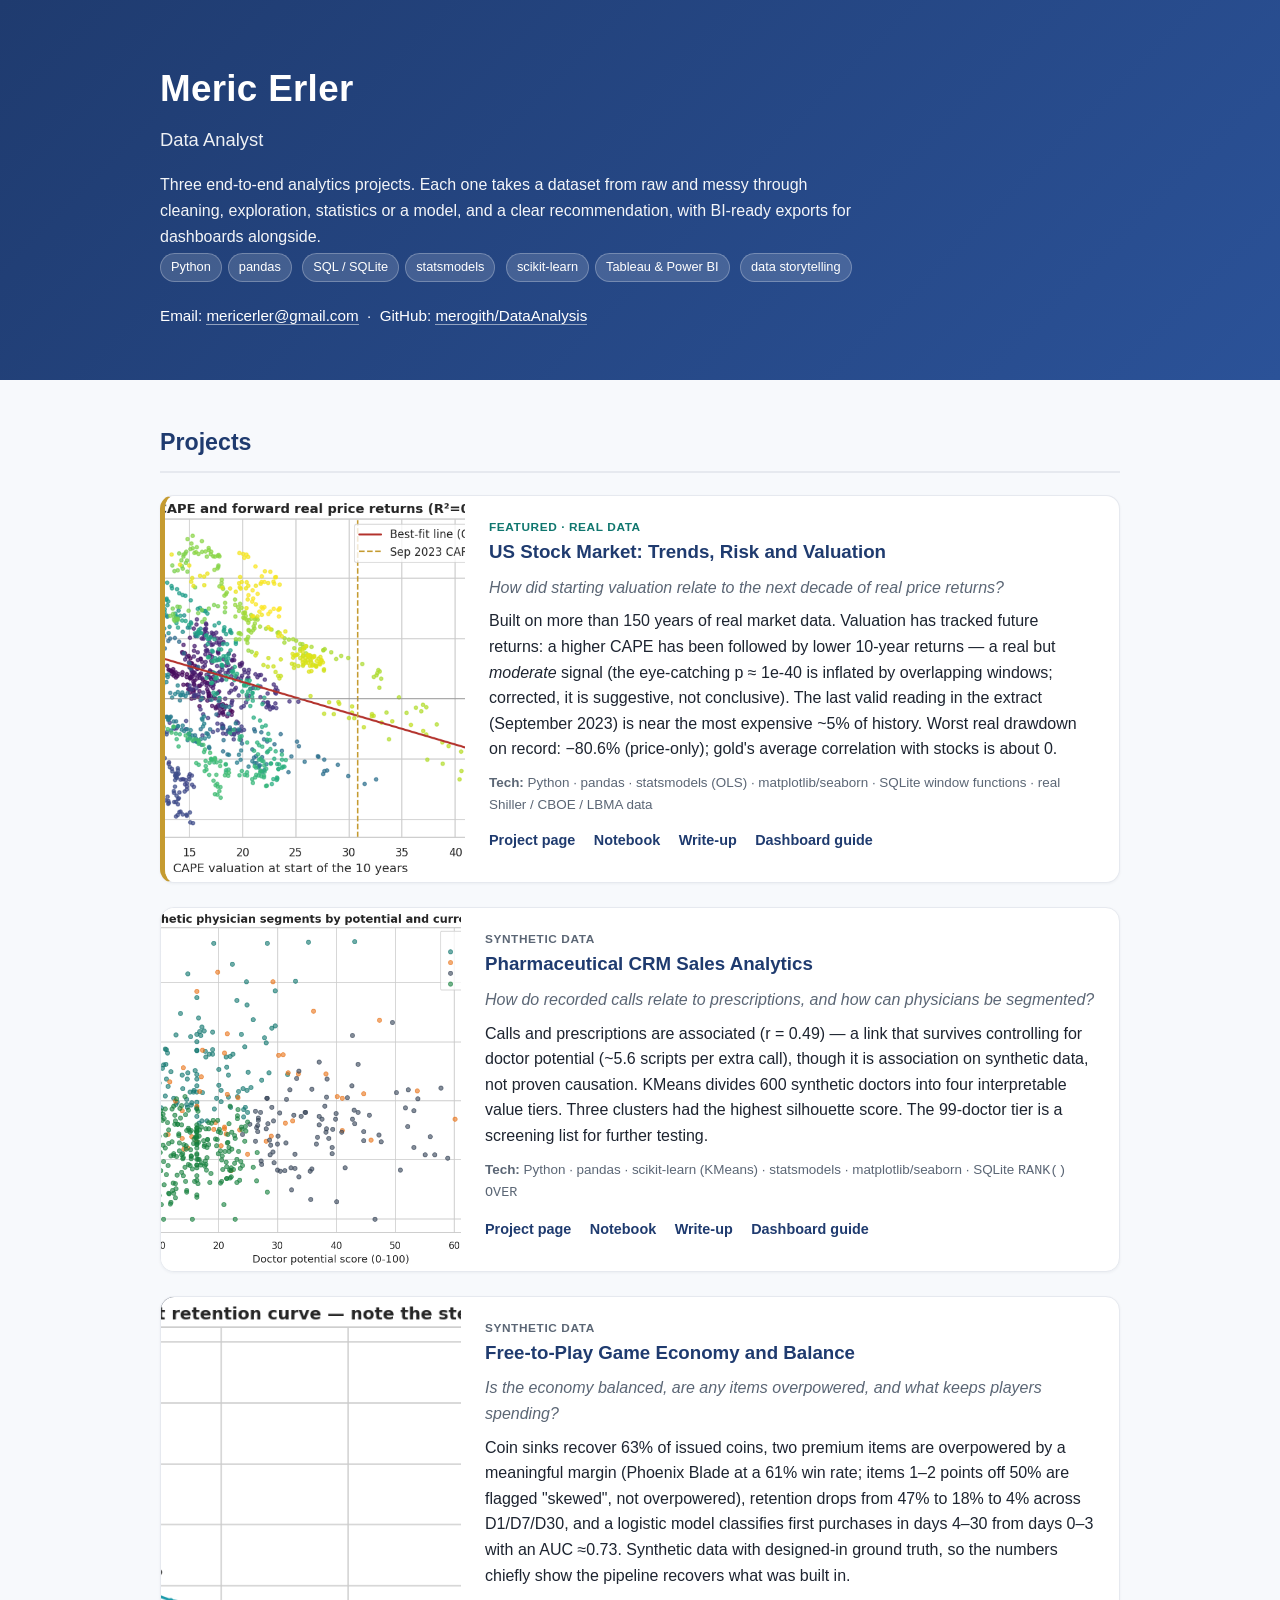
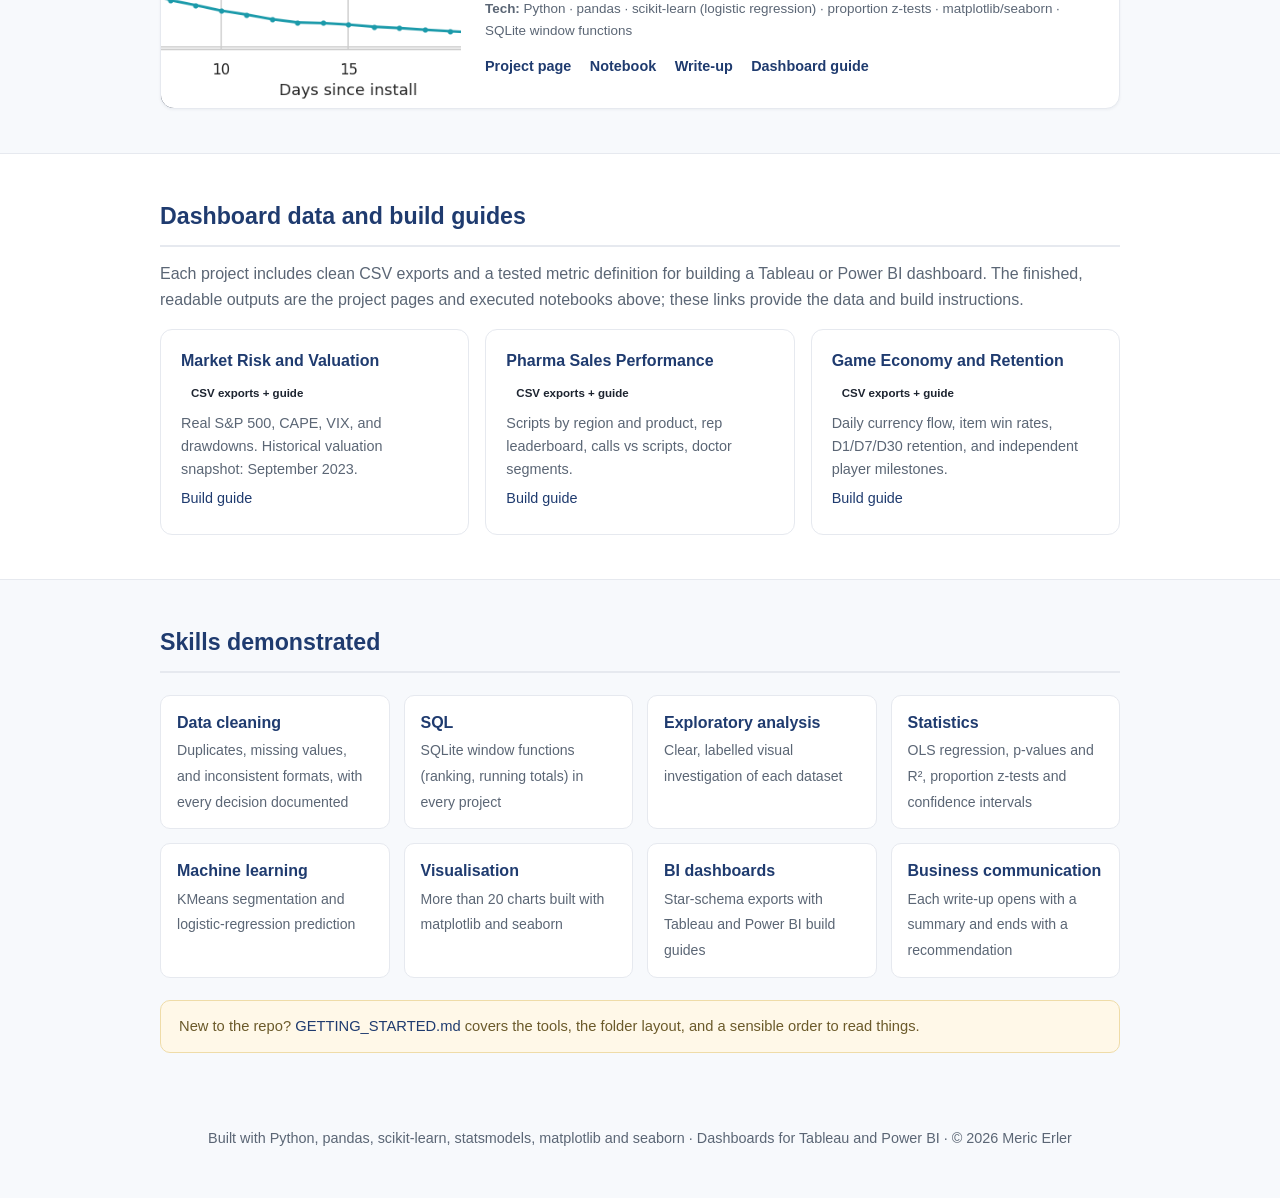
<file: index.html>
<!DOCTYPE html>
<html lang="en">
<head>
<meta charset="UTF-8" />
<meta http-equiv="refresh" content="0; url=portfolio/index.html" />
<link rel="canonical" href="portfolio/index.html" />
<title>Meric Erler — Data Analyst Portfolio</title>
</head>
<body>
<p>Redirecting to the portfolio… If it doesn't happen automatically,
   <a href="portfolio/index.html">click here</a>.</p>
</body>
</html>
</file>
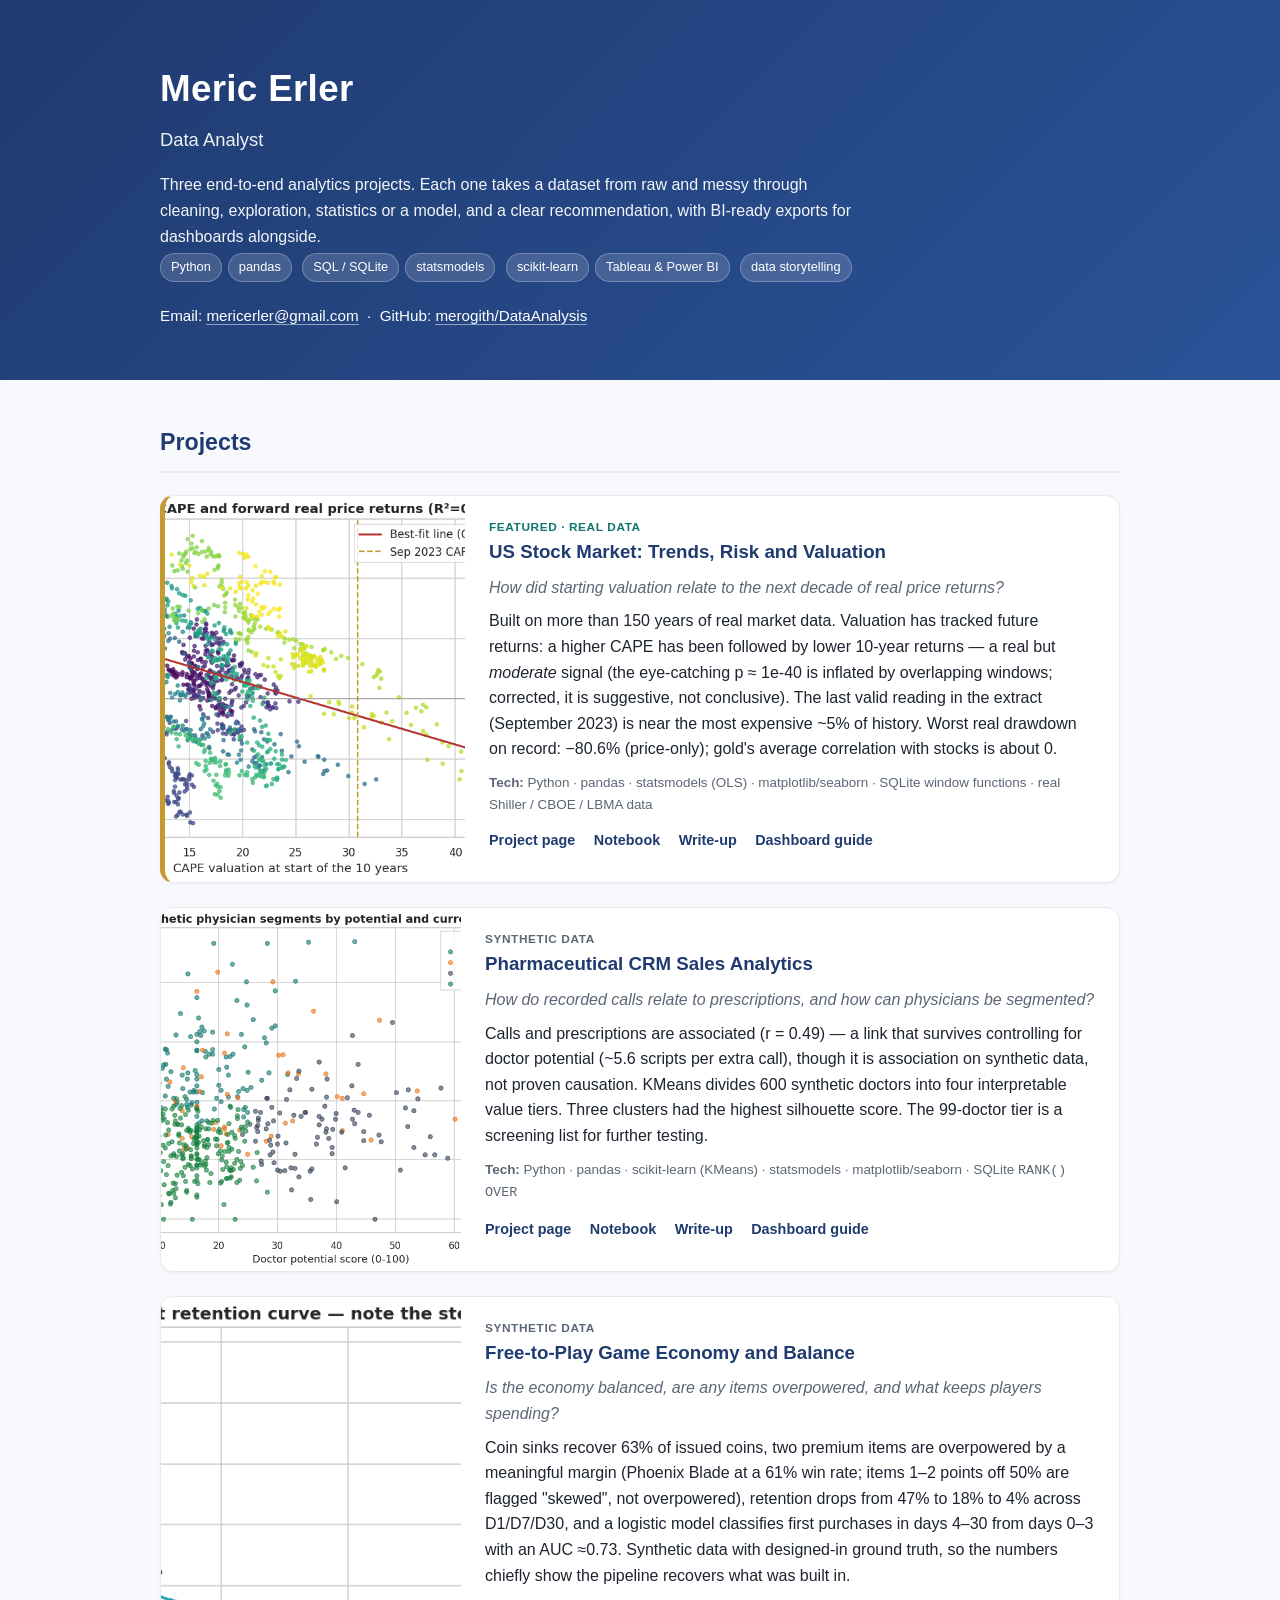
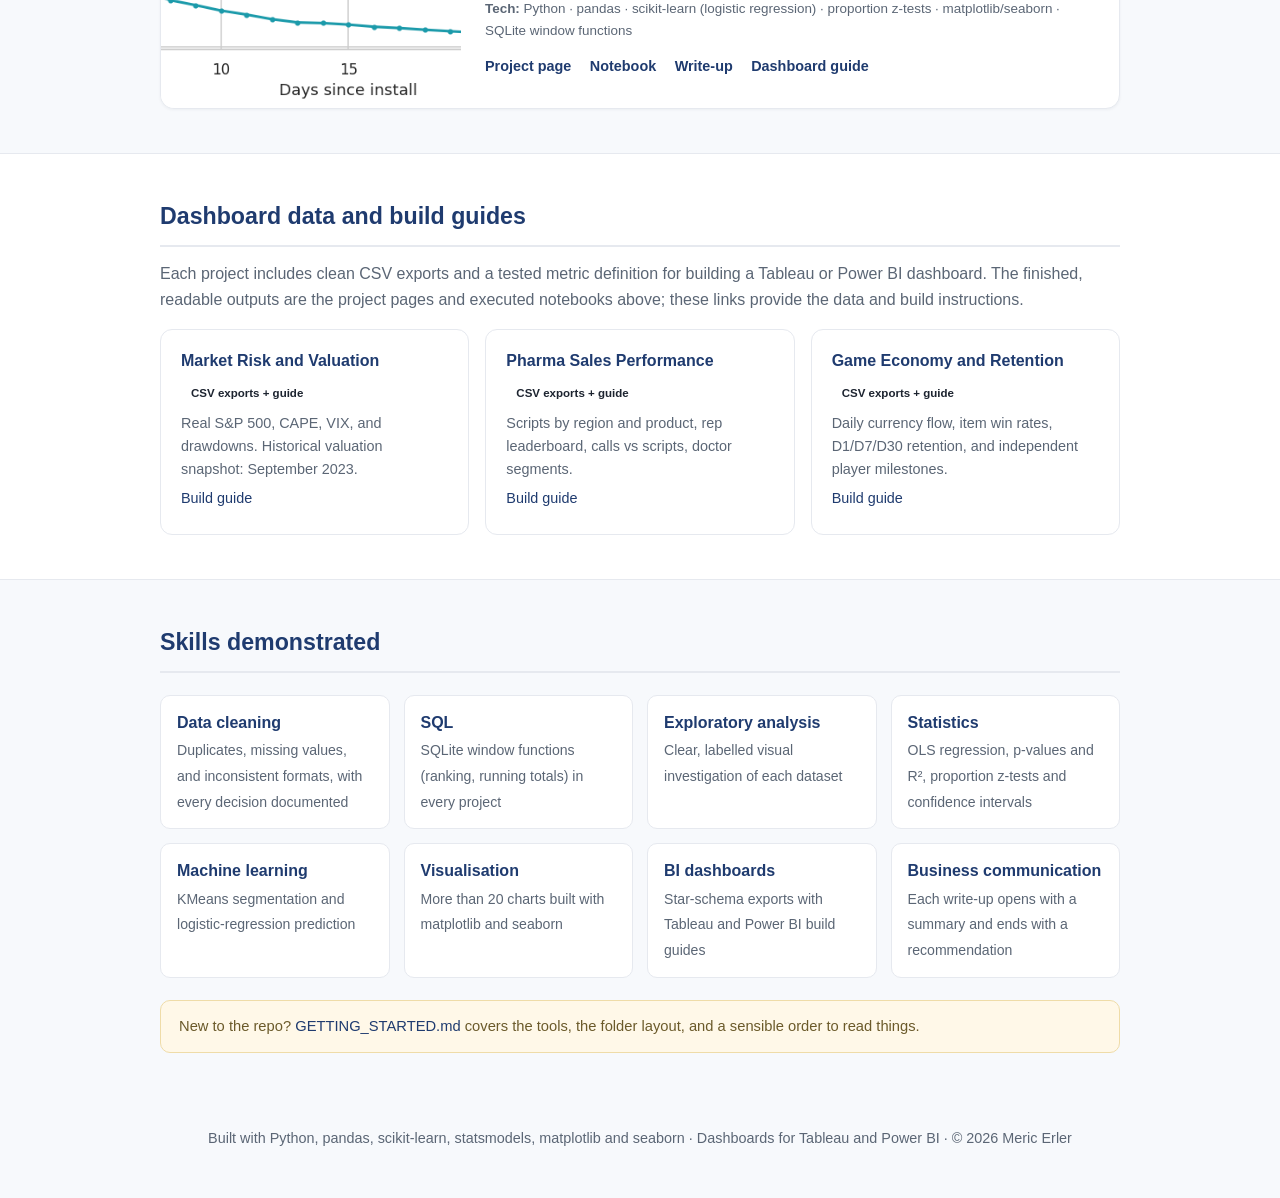
<file: portfolio/index.html>
<!DOCTYPE html>
<html lang="en">
<head>
<meta charset="UTF-8" />
<meta name="viewport" content="width=device-width, initial-scale=1.0" />
<title>Meric Erler — Data Analyst Portfolio</title>
<link rel="stylesheet" href="style.css" />
</head>
<body>

<header class="hero">
  <div class="wrap">
    <h1>Meric Erler</h1>
    <div class="role">Data Analyst</div>
    <p>Three end-to-end analytics projects. Each one takes a dataset from raw and messy through
       cleaning, exploration, statistics or a model, and a clear recommendation, with BI-ready
       exports for dashboards alongside.</p>
    <div>
      <span class="chip">Python</span><span class="chip">pandas</span>
      <span class="chip">SQL / SQLite</span><span class="chip">statsmodels</span>
      <span class="chip">scikit-learn</span><span class="chip">Tableau &amp; Power BI</span>
      <span class="chip">data storytelling</span>
    </div>
    <div class="contact">
      Email: <a href="mailto:mericerler@gmail.com">mericerler@gmail.com</a> &nbsp;·&nbsp;
      GitHub: <a href="https://github.com/merogith/DataAnalysis">merogith/DataAnalysis</a>
      <!-- To add later: LinkedIn / location / résumé, e.g.
      &nbsp;·&nbsp; LinkedIn: <a href="https://www.linkedin.com/in/YOUR-HANDLE">linkedin.com/in/YOUR-HANDLE</a>
      &nbsp;·&nbsp; <a href="YOUR-RESUME.pdf">Résumé (PDF)</a> -->
    </div>
  </div>
</header>

<!-- ===================== PROJECTS ===================== -->
<section>
  <div class="wrap">
    <h2>Projects</h2>
    <div class="grid">

      <!-- Project 3 -->
      <div class="card flag">
        <a class="thumb" href="project-3.html">
          <img src="../project-3-finance/charts/05_cape_vs_forward_return.png" alt="CAPE vs forward 10-year return" />
        </a>
        <div class="body">
          <div class="tag real">Featured · Real data</div>
          <h3><a href="project-3.html">US Stock Market: Trends, Risk and Valuation</a></h3>
          <div class="hook">How did starting valuation relate to the next decade of real price returns?</div>
          <div class="result">Built on more than 150 years of real market data. Valuation has tracked
            future returns: a higher CAPE has been followed by lower 10-year returns — a real but
            <em>moderate</em> signal (the eye-catching p ≈ 1e-40 is inflated by overlapping windows;
            corrected, it is suggestive, not conclusive). The last valid reading in the extract (September 2023) is near the
            most expensive ~5% of history. Worst real drawdown on record: −80.6% (price-only); gold's
            average correlation with stocks is about 0.</div>
          <div class="tech"><b>Tech:</b> Python · pandas · statsmodels (OLS) · matplotlib/seaborn · SQLite window functions · real Shiller / CBOE / LBMA data</div>
          <div class="links">
            <a href="project-3.html">Project page</a>
            <a href="../project-3-finance/analysis.html">Notebook</a>
            <a href="../project-3-finance/README.md">Write-up</a>
            <a href="../project-3-finance/DASHBOARD_GUIDE.md">Dashboard guide</a>
          </div>
        </div>
      </div>

      <!-- Project 1 -->
      <div class="card">
        <a class="thumb" href="project-1.html">
          <img src="../project-1-pharma-crm/charts/06_hcp_segments.png" alt="HCP segmentation" />
        </a>
        <div class="body">
          <div class="tag">Synthetic data</div>
          <h3><a href="project-1.html">Pharmaceutical CRM Sales Analytics</a></h3>
          <div class="hook">How do recorded calls relate to prescriptions, and how can physicians be segmented?</div>
          <div class="result">Calls and prescriptions are associated (r = 0.49) — a link that survives
            controlling for doctor potential (~5.6 scripts per extra call), though it is association on
            synthetic data, not proven causation. KMeans divides 600 synthetic doctors into four interpretable value tiers. Three clusters had the highest silhouette score. The 99-doctor tier is a screening list for further testing.</div>
          <div class="tech"><b>Tech:</b> Python · pandas · scikit-learn (KMeans) · statsmodels · matplotlib/seaborn · SQLite <code>RANK() OVER</code></div>
          <div class="links">
            <a href="project-1.html">Project page</a>
            <a href="../project-1-pharma-crm/analysis.html">Notebook</a>
            <a href="../project-1-pharma-crm/README.md">Write-up</a>
            <a href="../project-1-pharma-crm/DASHBOARD_GUIDE.md">Dashboard guide</a>
          </div>
        </div>
      </div>

      <!-- Project 2 -->
      <div class="card">
        <a class="thumb" href="project-2.html">
          <img src="../project-2-game-economy/charts/06_retention_curve.png" alt="Retention curve" />
        </a>
        <div class="body">
          <div class="tag">Synthetic data</div>
          <h3><a href="project-2.html">Free-to-Play Game Economy and Balance</a></h3>
          <div class="hook">Is the economy balanced, are any items overpowered, and what keeps players spending?</div>
          <div class="result">Coin sinks recover 63% of issued coins, two premium items are overpowered by a meaningful margin (Phoenix Blade at a 61% win
            rate; items 1–2 points off 50% are flagged "skewed", not overpowered), retention drops from
            47% to 18% to 4% across D1/D7/D30, and a logistic model classifies first purchases in days 4–30 from days 0–3 with an
            AUC ≈0.73. Synthetic data with designed-in ground truth, so the numbers chiefly show the
            pipeline recovers what was built in.</div>
          <div class="tech"><b>Tech:</b> Python · pandas · scikit-learn (logistic regression) · proportion z-tests · matplotlib/seaborn · SQLite window functions</div>
          <div class="links">
            <a href="project-2.html">Project page</a>
            <a href="../project-2-game-economy/analysis.html">Notebook</a>
            <a href="../project-2-game-economy/README.md">Write-up</a>
            <a href="../project-2-game-economy/DASHBOARD_GUIDE.md">Dashboard guide</a>
          </div>
        </div>
      </div>

    </div>
  </div>
</section>

<!-- ===================== DASHBOARDS ===================== -->
<section style="background:#fff;border-top:1px solid var(--line);border-bottom:1px solid var(--line)">
  <div class="wrap">
    <h2>Dashboard data and build guides</h2>
    <p style="color:var(--muted);margin-top:-8px">Each project includes clean CSV exports and a tested metric definition for building
       a Tableau or Power BI dashboard. The finished, readable outputs are the project pages
       and executed notebooks above; these links provide the data and build instructions.</p>
    <div class="dash">
      <div class="item">
        <h4>Market Risk and Valuation</h4>
        <span class="badge">CSV exports + guide</span>
        <p>Real S&amp;P 500, CAPE, VIX, and drawdowns. Historical valuation snapshot: September 2023.</p>
        <p><a href="../project-3-finance/DASHBOARD_GUIDE.md">Build guide</a></p>
      </div>
      <div class="item">
        <h4>Pharma Sales Performance</h4>
        <span class="badge">CSV exports + guide</span>
        <p>Scripts by region and product, rep leaderboard, calls vs scripts, doctor segments.</p>
        <p><a href="../project-1-pharma-crm/DASHBOARD_GUIDE.md">Build guide</a></p>
      </div>
      <div class="item">
        <h4>Game Economy and Retention</h4>
        <span class="badge">CSV exports + guide</span>
        <p>Daily currency flow, item win rates, D1/D7/D30 retention, and independent player milestones.</p>
        <p><a href="../project-2-game-economy/DASHBOARD_GUIDE.md">Build guide</a></p>
      </div>
    </div>
  </div>
</section>

<!-- ===================== SKILLS ===================== -->
<section>
  <div class="wrap">
    <h2>Skills demonstrated</h2>
    <div class="skills">
      <div class="skill"><b>Data cleaning</b><span>Duplicates, missing values, and inconsistent formats, with every decision documented</span></div>
      <div class="skill"><b>SQL</b><span>SQLite window functions (ranking, running totals) in every project</span></div>
      <div class="skill"><b>Exploratory analysis</b><span>Clear, labelled visual investigation of each dataset</span></div>
      <div class="skill"><b>Statistics</b><span>OLS regression, p-values and R², proportion z-tests and confidence intervals</span></div>
      <div class="skill"><b>Machine learning</b><span>KMeans segmentation and logistic-regression prediction</span></div>
      <div class="skill"><b>Visualisation</b><span>More than 20 charts built with matplotlib and seaborn</span></div>
      <div class="skill"><b>BI dashboards</b><span>Star-schema exports with Tableau and Power BI build guides</span></div>
      <div class="skill"><b>Business communication</b><span>Each write-up opens with a summary and ends with a recommendation</span></div>
    </div>
    <div class="note" style="margin-top:22px">
      New to the repo? <a href="https://github.com/merogith/DataAnalysis/blob/main/GETTING_STARTED.md">GETTING_STARTED.md</a>
      covers the tools, the folder layout, and a sensible order to read things.
    </div>
  </div>
</section>

<footer>
  <div class="wrap">
    Built with Python, pandas, scikit-learn, statsmodels, matplotlib and seaborn ·
    Dashboards for Tableau and Power BI · © 2026 Meric Erler
  </div>
</footer>

</body>
</html>
</file>
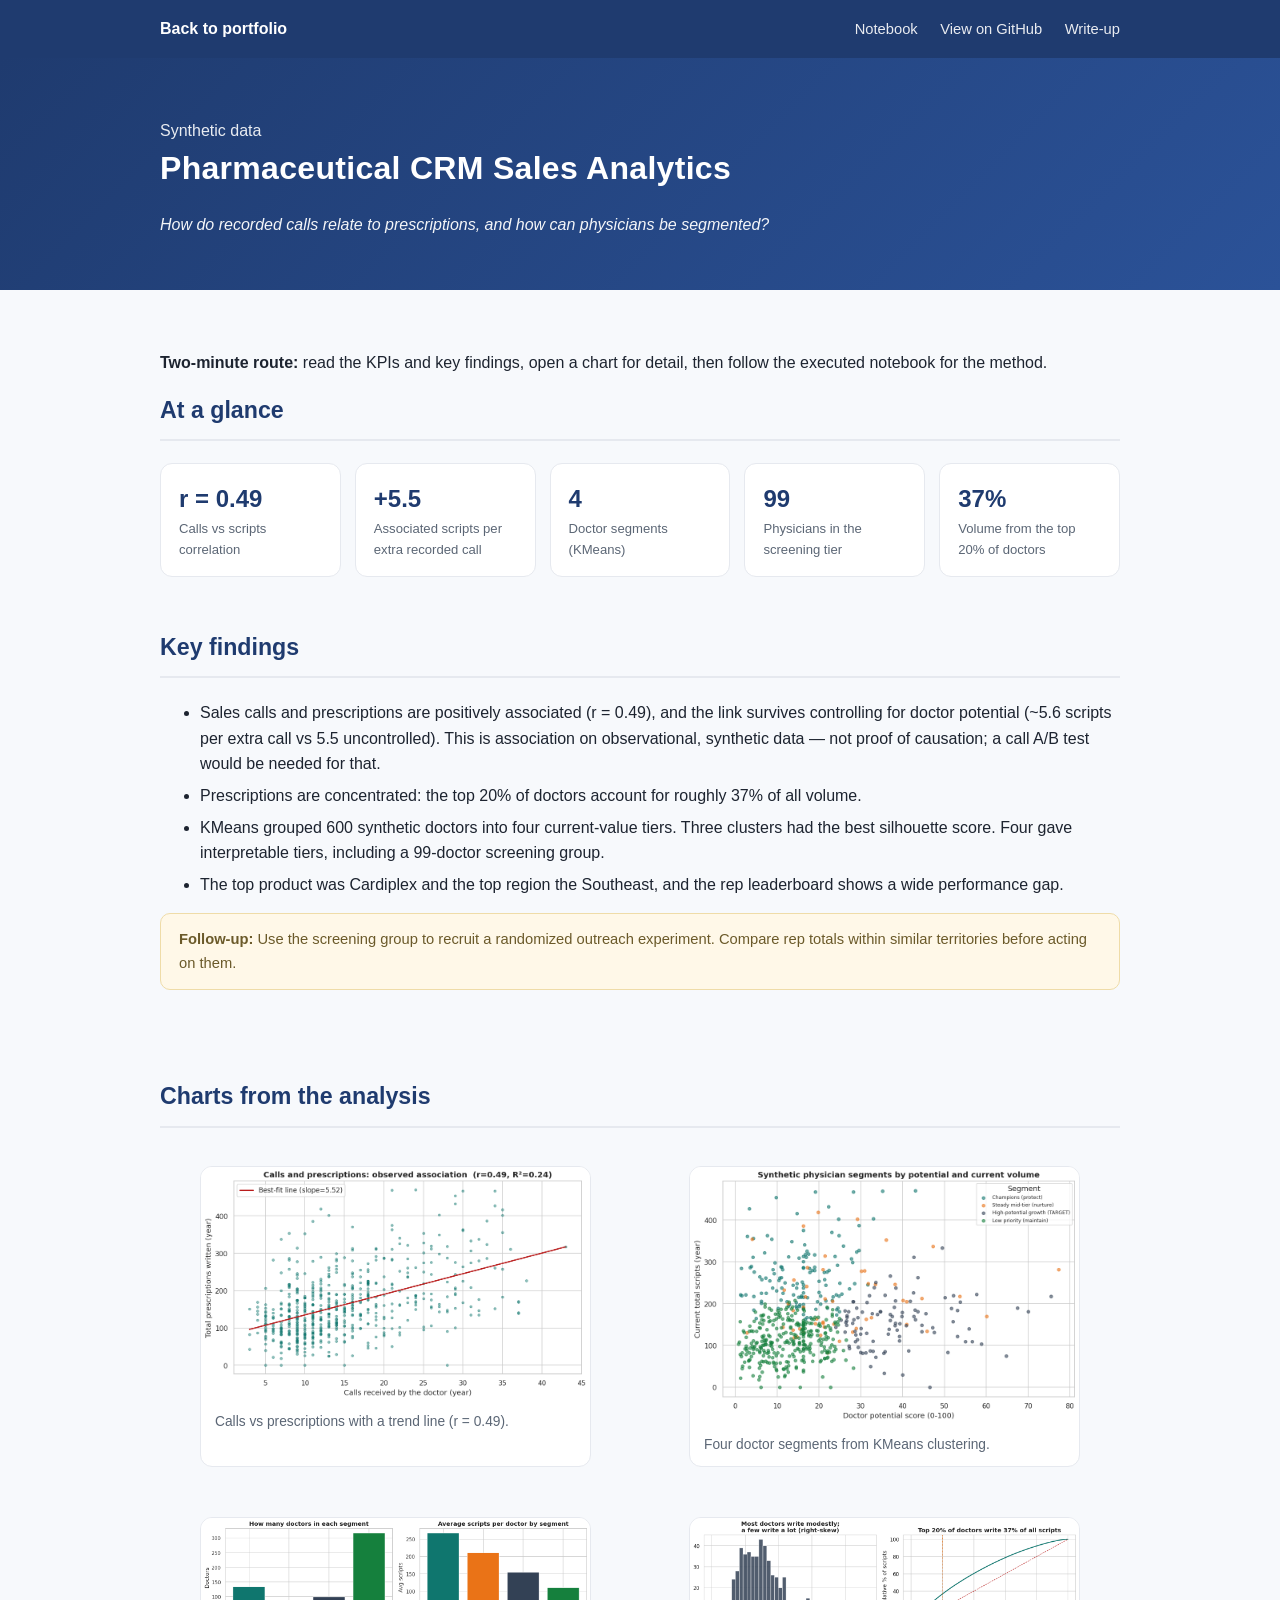
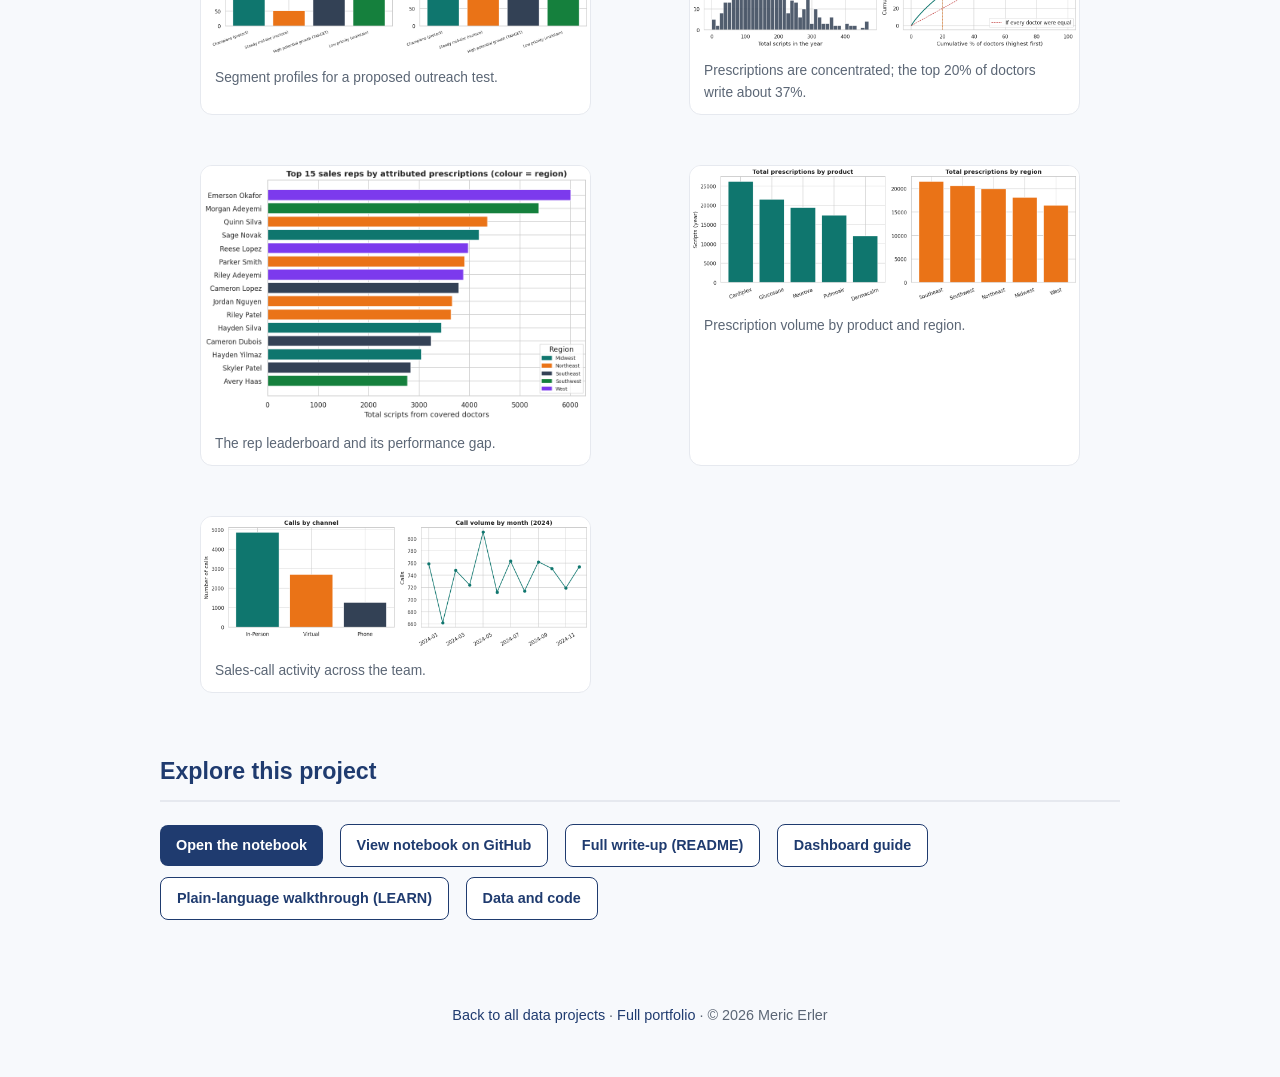
<file: portfolio/project-1.html>
<!DOCTYPE html>
<html lang="en">
<head>
<meta charset="UTF-8" />
<meta name="viewport" content="width=device-width, initial-scale=1.0" />
<title>Pharmaceutical CRM Sales Analytics — Meric Erler</title>
<link rel="stylesheet" href="style.css" />
</head>
<body>

<header class="bar">
  <div class="wrap">
    <span class="crumb"><a href="index.html">Back to portfolio</a></span>
    <nav>
      <a href="../project-1-pharma-crm/analysis.html">Notebook</a>
      <a href="https://github.com/merogith/DataAnalysis/blob/main/project-1-pharma-crm/analysis.ipynb">View on GitHub</a>
      <a href="https://github.com/merogith/DataAnalysis/blob/main/project-1-pharma-crm/README.md">Write-up</a>
    </nav>
  </div>
</header>

<header class="hero">
  <div class="wrap">
    <div class="tag " style="opacity:.9">Synthetic data</div>
    <h1 style="font-size:2rem">Pharmaceutical CRM Sales Analytics</h1>
    <p style="font-style:italic">How do recorded calls relate to prescriptions, and how can physicians be segmented?</p>
  </div>
</header>

<section>
  <div class="wrap">
    <p><b>Two-minute route:</b> read the KPIs and key findings, open a chart for detail, then follow the executed notebook for the method.</p>
    <h2>At a glance</h2>
    <div class="kpis">
      <div class="kpi"><div class="n">r = 0.49</div><div class="l">Calls vs scripts correlation</div></div>
      <div class="kpi"><div class="n">+5.5</div><div class="l">Associated scripts per extra recorded call</div></div>
      <div class="kpi"><div class="n">4</div><div class="l">Doctor segments (KMeans)</div></div>
      <div class="kpi"><div class="n">99</div><div class="l">Physicians in the screening tier</div></div>
      <div class="kpi"><div class="n">37%</div><div class="l">Volume from the top 20% of doctors</div></div>
    </div>
  </div>
</section>

<section style="padding-top:0">
  <div class="wrap">
    <h2>Key findings</h2>
    <ul class="find">
      <li>Sales calls and prescriptions are positively associated (r = 0.49), and the link survives controlling for doctor potential (~5.6 scripts per extra call vs 5.5 uncontrolled). This is association on observational, synthetic data — not proof of causation; a call A/B test would be needed for that.</li>
      <li>Prescriptions are concentrated: the top 20% of doctors account for roughly 37% of all volume.</li>
      <li>KMeans grouped 600 synthetic doctors into four current-value tiers. Three clusters had the best silhouette score. Four gave interpretable tiers, including a 99-doctor screening group.</li>
      <li>The top product was Cardiplex and the top region the Southeast, and the rep leaderboard shows a wide performance gap.</li>
    </ul>
    <div class="note"><b>Follow-up:</b> Use the screening group to recruit a randomized outreach experiment. Compare rep totals within similar territories before acting on them.</div>
  </div>
</section>

<section>
  <div class="wrap">
    <h2>Charts from the analysis</h2>
    <div class="gallery">
      <figure class="figure"><a href="../project-1-pharma-crm/charts/05_calls_vs_scripts.png"><img src="../project-1-pharma-crm/charts/05_calls_vs_scripts.png" alt="Calls vs prescriptions with a trend line (r = 0.49)."></a><figcaption>Calls vs prescriptions with a trend line (r = 0.49).</figcaption></figure>
      <figure class="figure"><a href="../project-1-pharma-crm/charts/06_hcp_segments.png"><img src="../project-1-pharma-crm/charts/06_hcp_segments.png" alt="Four doctor segments from KMeans clustering."></a><figcaption>Four doctor segments from KMeans clustering.</figcaption></figure>
      <figure class="figure"><a href="../project-1-pharma-crm/charts/07_segment_summary.png"><img src="../project-1-pharma-crm/charts/07_segment_summary.png" alt="Segment profiles for a proposed outreach test."></a><figcaption>Segment profiles for a proposed outreach test.</figcaption></figure>
      <figure class="figure"><a href="../project-1-pharma-crm/charts/02_script_concentration.png"><img src="../project-1-pharma-crm/charts/02_script_concentration.png" alt="Prescriptions are concentrated; the top 20% of doctors write about 37%."></a><figcaption>Prescriptions are concentrated; the top 20% of doctors write about 37%.</figcaption></figure>
      <figure class="figure"><a href="../project-1-pharma-crm/charts/04_rep_leaderboard.png"><img src="../project-1-pharma-crm/charts/04_rep_leaderboard.png" alt="The rep leaderboard and its performance gap."></a><figcaption>The rep leaderboard and its performance gap.</figcaption></figure>
      <figure class="figure"><a href="../project-1-pharma-crm/charts/01_scripts_by_product_region.png"><img src="../project-1-pharma-crm/charts/01_scripts_by_product_region.png" alt="Prescription volume by product and region."></a><figcaption>Prescription volume by product and region.</figcaption></figure>
      <figure class="figure"><a href="../project-1-pharma-crm/charts/03_call_activity.png"><img src="../project-1-pharma-crm/charts/03_call_activity.png" alt="Sales-call activity across the team."></a><figcaption>Sales-call activity across the team.</figcaption></figure>
    </div>
  </div>
</section>

<section style="padding-top:0">
  <div class="wrap">
    <h2>Explore this project</h2>
    <div class="btnrow">
      <a href="../project-1-pharma-crm/analysis.html">Open the notebook</a>
      <a class="ghost" href="https://github.com/merogith/DataAnalysis/blob/main/project-1-pharma-crm/analysis.ipynb">View notebook on GitHub</a>
      <a class="ghost" href="https://github.com/merogith/DataAnalysis/blob/main/project-1-pharma-crm/README.md">Full write-up (README)</a>
      <a class="ghost" href="https://github.com/merogith/DataAnalysis/blob/main/project-1-pharma-crm/DASHBOARD_GUIDE.md">Dashboard guide</a>
      <a class="ghost" href="https://github.com/merogith/DataAnalysis/blob/main/project-1-pharma-crm/LEARN.md">Plain-language walkthrough (LEARN)</a>
      <a class="ghost" href="https://github.com/merogith/DataAnalysis/blob/main/project-1-pharma-crm/data">Data and code</a>
    </div>
  </div>
</section>

<footer>
  <div class="wrap"><a href="index.html">Back to all data projects</a> · <a href="https://merogith.github.io/Portfolio/">Full portfolio</a> · © 2026 Meric Erler</div>
</footer>

</body>
</html>
</file>
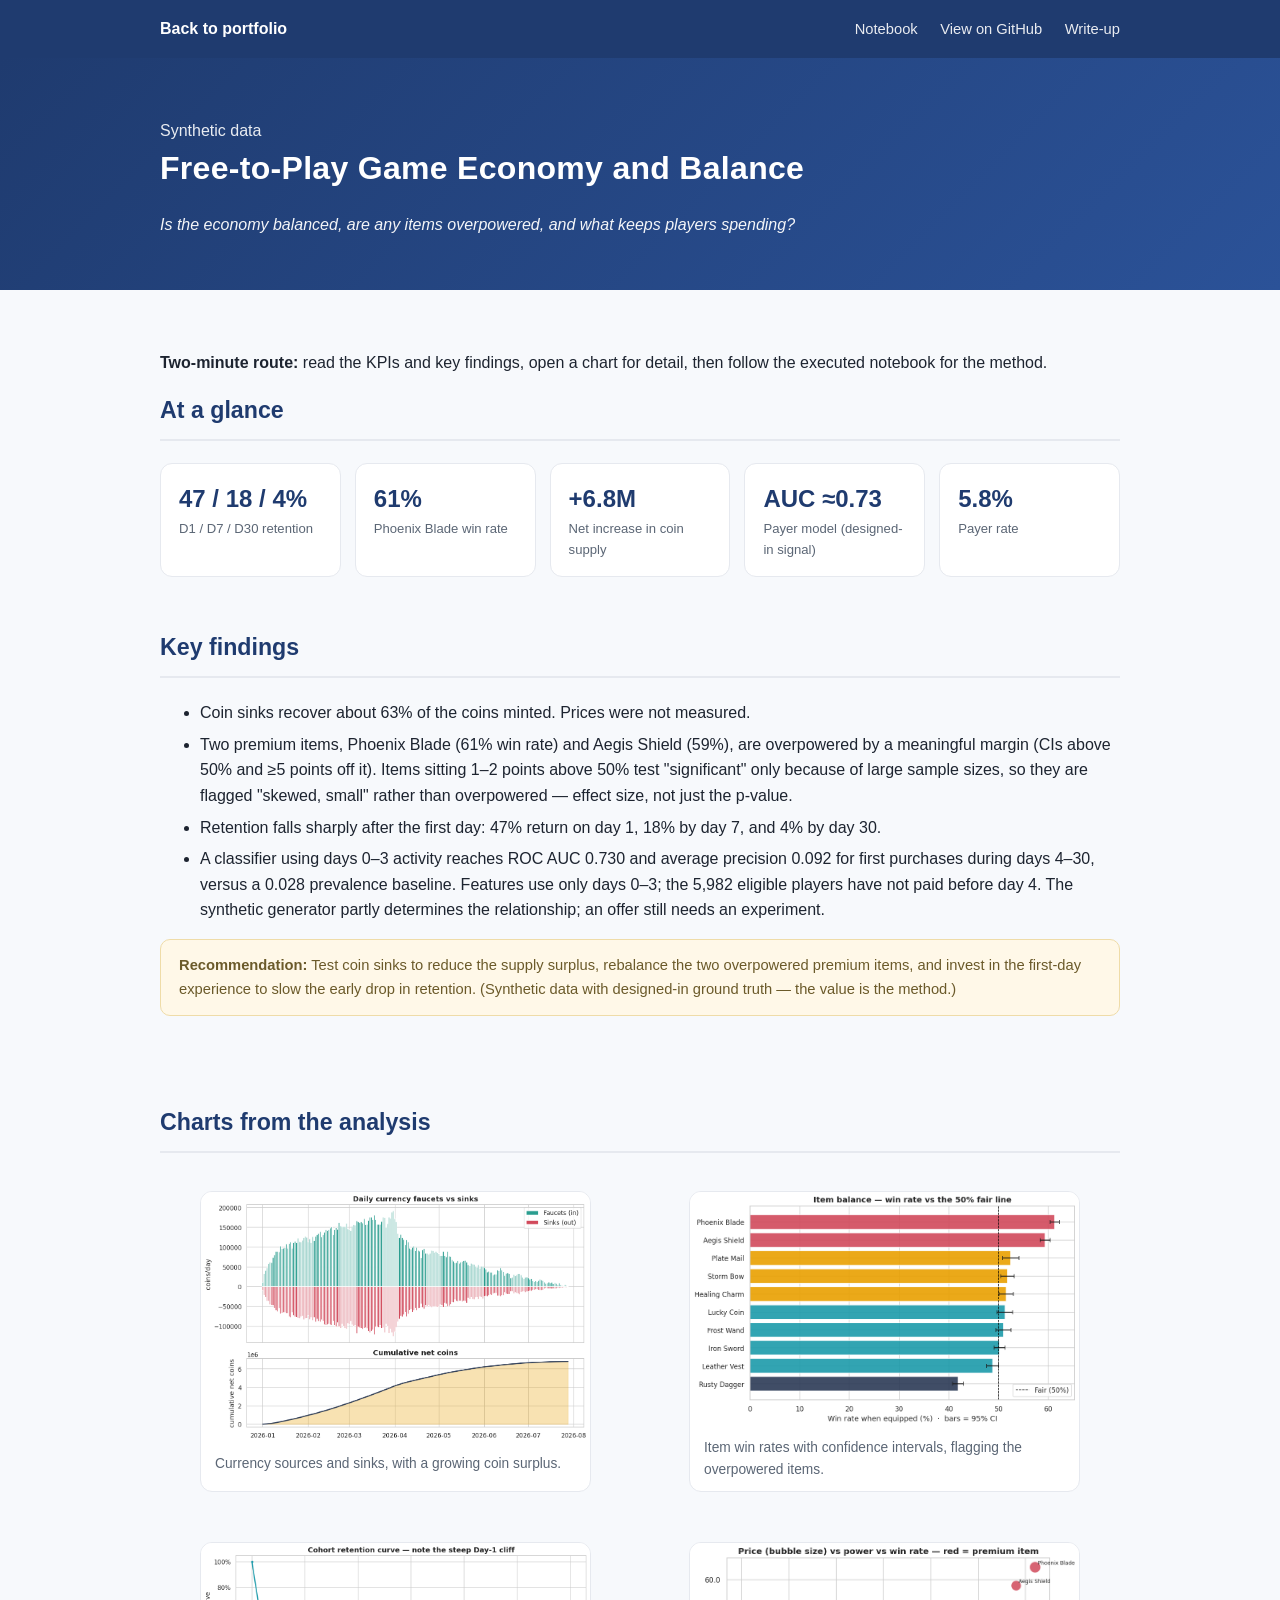
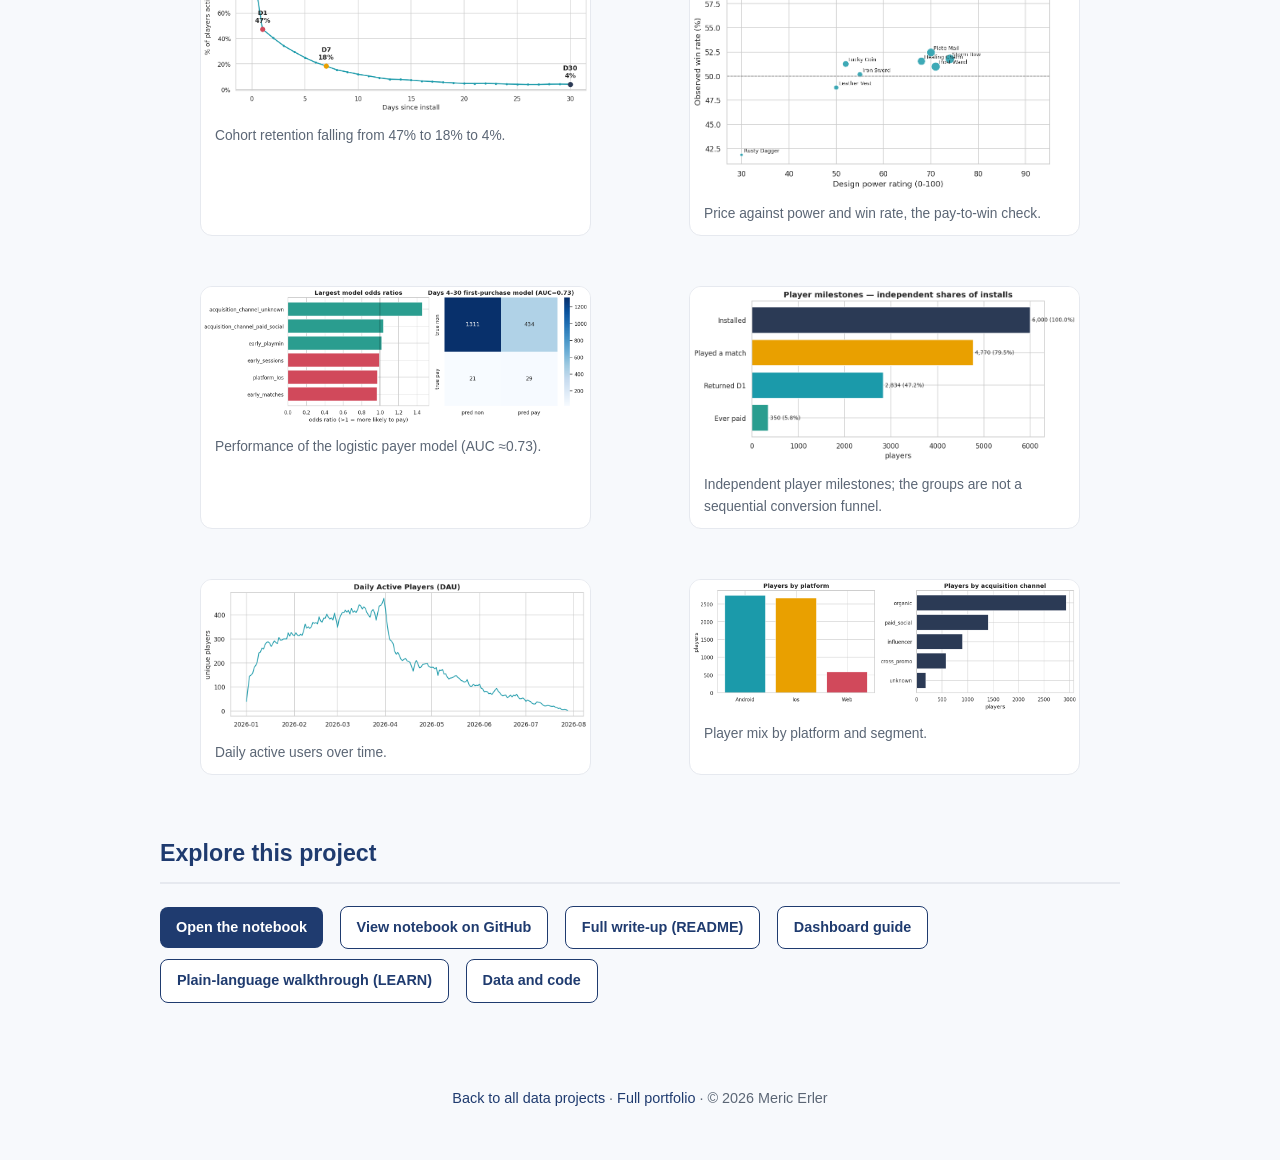
<file: portfolio/project-2.html>
<!DOCTYPE html>
<html lang="en">
<head>
<meta charset="UTF-8" />
<meta name="viewport" content="width=device-width, initial-scale=1.0" />
<title>Free-to-Play Game Economy and Balance — Meric Erler</title>
<link rel="stylesheet" href="style.css" />
</head>
<body>

<header class="bar">
  <div class="wrap">
    <span class="crumb"><a href="index.html">Back to portfolio</a></span>
    <nav>
      <a href="../project-2-game-economy/analysis.html">Notebook</a>
      <a href="https://github.com/merogith/DataAnalysis/blob/main/project-2-game-economy/analysis.ipynb">View on GitHub</a>
      <a href="https://github.com/merogith/DataAnalysis/blob/main/project-2-game-economy/README.md">Write-up</a>
    </nav>
  </div>
</header>

<header class="hero">
  <div class="wrap">
    <div class="tag " style="opacity:.9">Synthetic data</div>
    <h1 style="font-size:2rem">Free-to-Play Game Economy and Balance</h1>
    <p style="font-style:italic">Is the economy balanced, are any items overpowered, and what keeps players spending?</p>
  </div>
</header>

<section>
  <div class="wrap">
    <p><b>Two-minute route:</b> read the KPIs and key findings, open a chart for detail, then follow the executed notebook for the method.</p>
    <h2>At a glance</h2>
    <div class="kpis">
      <div class="kpi"><div class="n">47 / 18 / 4%</div><div class="l">D1 / D7 / D30 retention</div></div>
      <div class="kpi"><div class="n">61%</div><div class="l">Phoenix Blade win rate</div></div>
      <div class="kpi"><div class="n">+6.8M</div><div class="l">Net increase in coin supply</div></div>
      <div class="kpi"><div class="n">AUC ≈0.73</div><div class="l">Payer model (designed-in signal)</div></div>
      <div class="kpi"><div class="n">5.8%</div><div class="l">Payer rate</div></div>
    </div>
  </div>
</section>

<section style="padding-top:0">
  <div class="wrap">
    <h2>Key findings</h2>
    <ul class="find">
      <li>Coin sinks recover about 63% of the coins minted. Prices were not measured.</li>
      <li>Two premium items, Phoenix Blade (61% win rate) and Aegis Shield (59%), are overpowered by a meaningful margin (CIs above 50% and ≥5 points off it). Items sitting 1–2 points above 50% test "significant" only because of large sample sizes, so they are flagged "skewed, small" rather than overpowered — effect size, not just the p-value.</li>
      <li>Retention falls sharply after the first day: 47% return on day 1, 18% by day 7, and 4% by day 30.</li>
      <li>A classifier using days 0–3 activity reaches ROC AUC 0.730 and average precision 0.092 for first purchases during days 4–30, versus a 0.028 prevalence baseline. Features use only days 0–3; the 5,982 eligible players have not paid before day 4. The synthetic generator partly determines the relationship; an offer still needs an experiment.</li>
    </ul>
    <div class="note"><b>Recommendation:</b> Test coin sinks to reduce the supply surplus, rebalance the two overpowered premium items, and invest in the first-day experience to slow the early drop in retention. (Synthetic data with designed-in ground truth — the value is the method.)</div>
  </div>
</section>

<section>
  <div class="wrap">
    <h2>Charts from the analysis</h2>
    <div class="gallery">
      <figure class="figure"><a href="../project-2-game-economy/charts/03_economy_flow.png"><img src="../project-2-game-economy/charts/03_economy_flow.png" alt="Currency sources and sinks, with a growing coin surplus."></a><figcaption>Currency sources and sinks, with a growing coin surplus.</figcaption></figure>
      <figure class="figure"><a href="../project-2-game-economy/charts/04_item_balance.png"><img src="../project-2-game-economy/charts/04_item_balance.png" alt="Item win rates with confidence intervals, flagging the overpowered items."></a><figcaption>Item win rates with confidence intervals, flagging the overpowered items.</figcaption></figure>
      <figure class="figure"><a href="../project-2-game-economy/charts/06_retention_curve.png"><img src="../project-2-game-economy/charts/06_retention_curve.png" alt="Cohort retention falling from 47% to 18% to 4%."></a><figcaption>Cohort retention falling from 47% to 18% to 4%.</figcaption></figure>
      <figure class="figure"><a href="../project-2-game-economy/charts/05_price_power_winrate.png"><img src="../project-2-game-economy/charts/05_price_power_winrate.png" alt="Price against power and win rate, the pay-to-win check."></a><figcaption>Price against power and win rate, the pay-to-win check.</figcaption></figure>
      <figure class="figure"><a href="../project-2-game-economy/charts/08_payer_model.png"><img src="../project-2-game-economy/charts/08_payer_model.png" alt="Performance of the logistic payer model (AUC ≈0.73)."></a><figcaption>Performance of the logistic payer model (AUC ≈0.73).</figcaption></figure>
      <figure class="figure"><a href="../project-2-game-economy/charts/07_funnel.png"><img src="../project-2-game-economy/charts/07_funnel.png" alt="Independent player milestones; the groups are not a sequential conversion funnel."></a><figcaption>Independent player milestones; the groups are not a sequential conversion funnel.</figcaption></figure>
      <figure class="figure"><a href="../project-2-game-economy/charts/02_dau.png"><img src="../project-2-game-economy/charts/02_dau.png" alt="Daily active users over time."></a><figcaption>Daily active users over time.</figcaption></figure>
      <figure class="figure"><a href="../project-2-game-economy/charts/01_player_mix.png"><img src="../project-2-game-economy/charts/01_player_mix.png" alt="Player mix by platform and segment."></a><figcaption>Player mix by platform and segment.</figcaption></figure>
    </div>
  </div>
</section>

<section style="padding-top:0">
  <div class="wrap">
    <h2>Explore this project</h2>
    <div class="btnrow">
      <a href="../project-2-game-economy/analysis.html">Open the notebook</a>
      <a class="ghost" href="https://github.com/merogith/DataAnalysis/blob/main/project-2-game-economy/analysis.ipynb">View notebook on GitHub</a>
      <a class="ghost" href="https://github.com/merogith/DataAnalysis/blob/main/project-2-game-economy/README.md">Full write-up (README)</a>
      <a class="ghost" href="https://github.com/merogith/DataAnalysis/blob/main/project-2-game-economy/DASHBOARD_GUIDE.md">Dashboard guide</a>
      <a class="ghost" href="https://github.com/merogith/DataAnalysis/blob/main/project-2-game-economy/LEARN.md">Plain-language walkthrough (LEARN)</a>
      <a class="ghost" href="https://github.com/merogith/DataAnalysis/blob/main/project-2-game-economy/data">Data and code</a>
    </div>
  </div>
</section>

<footer>
  <div class="wrap"><a href="index.html">Back to all data projects</a> · <a href="https://merogith.github.io/Portfolio/">Full portfolio</a> · © 2026 Meric Erler</div>
</footer>

</body>
</html>
</file>
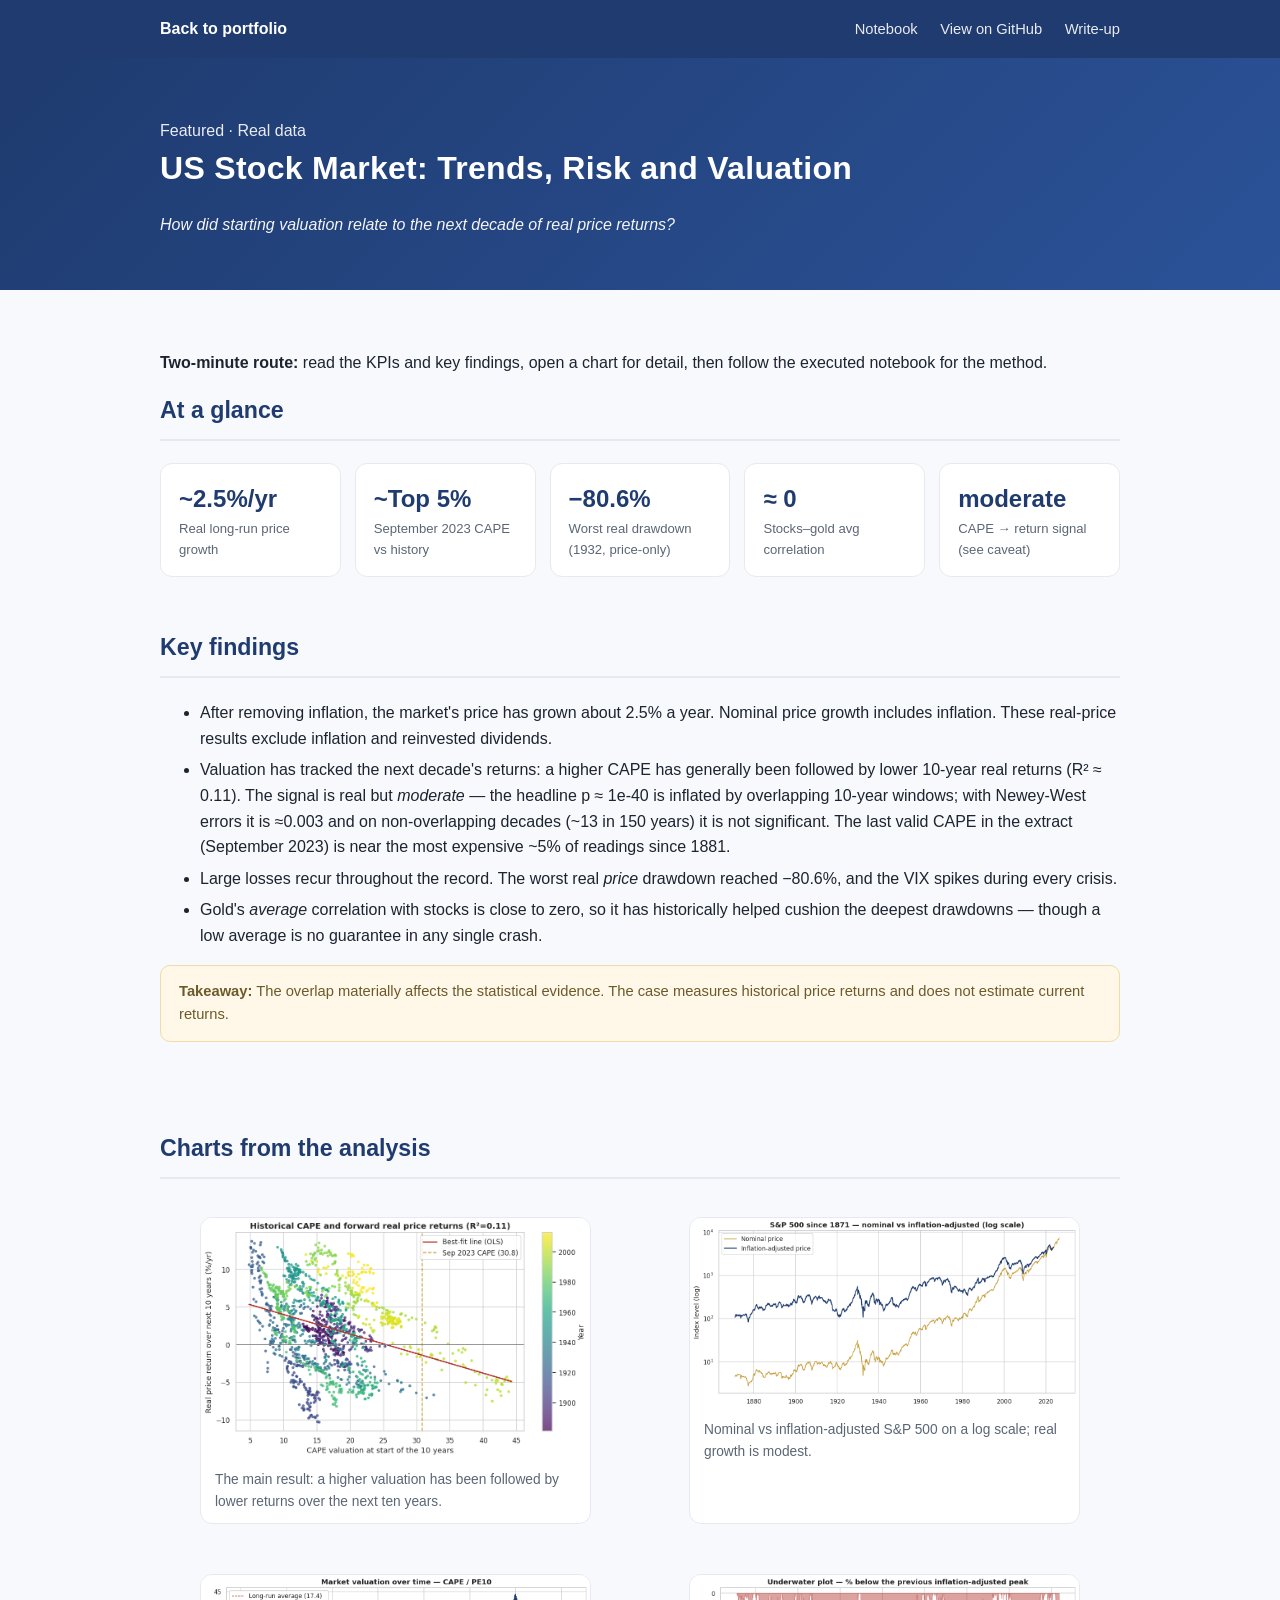
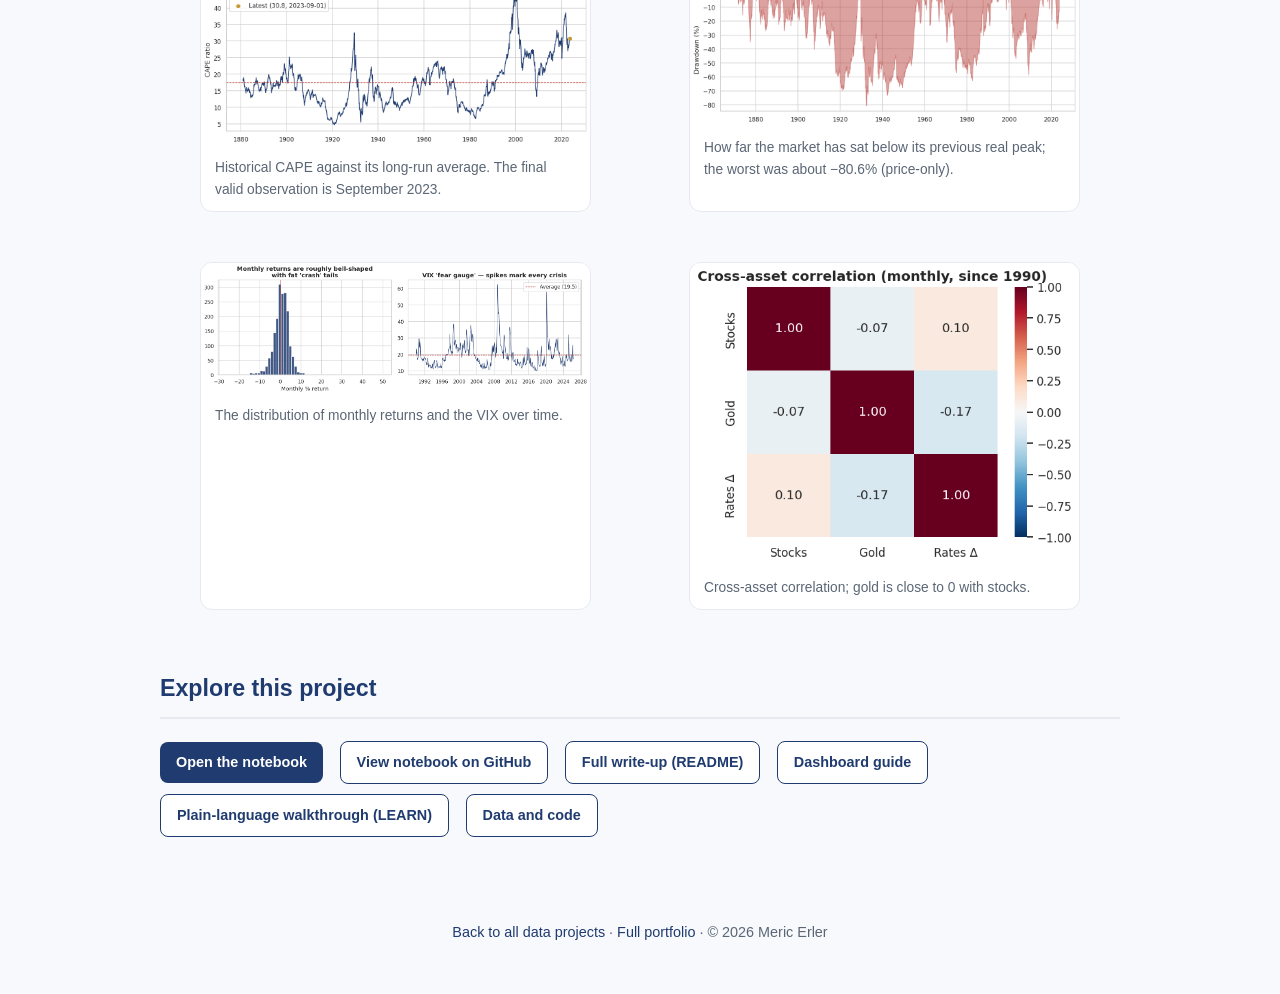
<file: portfolio/project-3.html>
<!DOCTYPE html>
<html lang="en">
<head>
<meta charset="UTF-8" />
<meta name="viewport" content="width=device-width, initial-scale=1.0" />
<title>US Stock Market: Trends, Risk and Valuation — Meric Erler</title>
<link rel="stylesheet" href="style.css" />
</head>
<body>

<header class="bar">
  <div class="wrap">
    <span class="crumb"><a href="index.html">Back to portfolio</a></span>
    <nav>
      <a href="../project-3-finance/analysis.html">Notebook</a>
      <a href="https://github.com/merogith/DataAnalysis/blob/main/project-3-finance/analysis.ipynb">View on GitHub</a>
      <a href="https://github.com/merogith/DataAnalysis/blob/main/project-3-finance/README.md">Write-up</a>
    </nav>
  </div>
</header>

<header class="hero">
  <div class="wrap">
    <div class="tag real" style="opacity:.9">Featured · Real data</div>
    <h1 style="font-size:2rem">US Stock Market: Trends, Risk and Valuation</h1>
    <p style="font-style:italic">How did starting valuation relate to the next decade of real price returns?</p>
  </div>
</header>

<section>
  <div class="wrap">
    <p><b>Two-minute route:</b> read the KPIs and key findings, open a chart for detail, then follow the executed notebook for the method.</p>
    <h2>At a glance</h2>
    <div class="kpis">
      <div class="kpi"><div class="n">~2.5%/yr</div><div class="l">Real long-run price growth</div></div>
      <div class="kpi"><div class="n">~Top 5%</div><div class="l">September 2023 CAPE vs history</div></div>
      <div class="kpi"><div class="n">−80.6%</div><div class="l">Worst real drawdown (1932, price-only)</div></div>
      <div class="kpi"><div class="n">≈ 0</div><div class="l">Stocks–gold avg correlation</div></div>
      <div class="kpi"><div class="n">moderate</div><div class="l">CAPE → return signal (see caveat)</div></div>
    </div>
  </div>
</section>

<section style="padding-top:0">
  <div class="wrap">
    <h2>Key findings</h2>
    <ul class="find">
      <li>After removing inflation, the market's price has grown about 2.5% a year. Nominal price growth includes inflation. These real-price results exclude inflation and reinvested dividends.</li>
      <li>Valuation has tracked the next decade's returns: a higher CAPE has generally been followed by lower 10-year real returns (R² ≈ 0.11). The signal is real but <em>moderate</em> — the headline p ≈ 1e-40 is inflated by overlapping 10-year windows; with Newey-West errors it is ≈0.003 and on non-overlapping decades (~13 in 150 years) it is not significant. The last valid CAPE in the extract (September 2023) is near the most expensive ~5% of readings since 1881.</li>
      <li>Large losses recur throughout the record. The worst real <em>price</em> drawdown reached −80.6%, and the VIX spikes during every crisis.</li>
      <li>Gold's <em>average</em> correlation with stocks is close to zero, so it has historically helped cushion the deepest drawdowns — though a low average is no guarantee in any single crash.</li>
    </ul>
    <div class="note"><b>Takeaway:</b> The overlap materially affects the statistical evidence. The case measures historical price returns and does not estimate current returns.</div>
  </div>
</section>

<section>
  <div class="wrap">
    <h2>Charts from the analysis</h2>
    <div class="gallery">
      <figure class="figure"><a href="../project-3-finance/charts/05_cape_vs_forward_return.png"><img src="../project-3-finance/charts/05_cape_vs_forward_return.png" alt="The main result: a higher valuation has been followed by lower returns over the next ten years."></a><figcaption>The main result: a higher valuation has been followed by lower returns over the next ten years.</figcaption></figure>
      <figure class="figure"><a href="../project-3-finance/charts/01_real_trend.png"><img src="../project-3-finance/charts/01_real_trend.png" alt="Nominal vs inflation-adjusted S&P 500 on a log scale; real growth is modest."></a><figcaption>Nominal vs inflation-adjusted S&P 500 on a log scale; real growth is modest.</figcaption></figure>
      <figure class="figure"><a href="../project-3-finance/charts/02_cape_history.png"><img src="../project-3-finance/charts/02_cape_history.png" alt="Historical CAPE against its long-run average. The final valid observation is September 2023."></a><figcaption>Historical CAPE against its long-run average. The final valid observation is September 2023.</figcaption></figure>
      <figure class="figure"><a href="../project-3-finance/charts/04_drawdowns.png"><img src="../project-3-finance/charts/04_drawdowns.png" alt="How far the market has sat below its previous real peak; the worst was about −80.6% (price-only)."></a><figcaption>How far the market has sat below its previous real peak; the worst was about −80.6% (price-only).</figcaption></figure>
      <figure class="figure"><a href="../project-3-finance/charts/03_returns_and_vix.png"><img src="../project-3-finance/charts/03_returns_and_vix.png" alt="The distribution of monthly returns and the VIX over time."></a><figcaption>The distribution of monthly returns and the VIX over time.</figcaption></figure>
      <figure class="figure"><a href="../project-3-finance/charts/06_correlation.png"><img src="../project-3-finance/charts/06_correlation.png" alt="Cross-asset correlation; gold is close to 0 with stocks."></a><figcaption>Cross-asset correlation; gold is close to 0 with stocks.</figcaption></figure>
    </div>
  </div>
</section>

<section style="padding-top:0">
  <div class="wrap">
    <h2>Explore this project</h2>
    <div class="btnrow">
      <a href="../project-3-finance/analysis.html">Open the notebook</a>
      <a class="ghost" href="https://github.com/merogith/DataAnalysis/blob/main/project-3-finance/analysis.ipynb">View notebook on GitHub</a>
      <a class="ghost" href="https://github.com/merogith/DataAnalysis/blob/main/project-3-finance/README.md">Full write-up (README)</a>
      <a class="ghost" href="https://github.com/merogith/DataAnalysis/blob/main/project-3-finance/DASHBOARD_GUIDE.md">Dashboard guide</a>
      <a class="ghost" href="https://github.com/merogith/DataAnalysis/blob/main/project-3-finance/LEARN.md">Plain-language walkthrough (LEARN)</a>
      <a class="ghost" href="https://github.com/merogith/DataAnalysis/blob/main/project-3-finance/data">Data and code</a>
    </div>
  </div>
</section>

<footer>
  <div class="wrap"><a href="index.html">Back to all data projects</a> · <a href="https://merogith.github.io/Portfolio/">Full portfolio</a> · © 2026 Meric Erler</div>
</footer>

</body>
</html>
</file>
<file: portfolio/style.css>
/* Shared styles for the Data Analyst portfolio site (no framework, no JS) */
:root{
  --navy:#1f3b6f; --navy2:#2b5298; --ink:#1d2430; --muted:#5b6675; --line:#e6e9ef;
  --bg:#f7f9fc; --card:#ffffff; --accent:#c59b30; --teal:#0f766e;
}
*{box-sizing:border-box}
body{margin:0;font-family:-apple-system,BlinkMacSystemFont,"Segoe UI",Roboto,Helvetica,Arial,sans-serif;
     color:var(--ink);background:var(--bg);line-height:1.6}
a{color:var(--navy);text-decoration:none}
a:hover{text-decoration:underline}
img{max-width:100%;display:block}
.wrap{max-width:1000px;margin:0 auto;padding:0 20px}

/* header */
header.hero{background:linear-gradient(135deg,#1f3b6f,#2b5298);color:#fff;padding:60px 0 52px}
header.hero h1{margin:0 0 6px;font-size:2.3rem;letter-spacing:.3px}
header.hero .role{font-size:1.15rem;opacity:.92;font-weight:500}
header.hero p{margin:18px 0 0;max-width:700px;opacity:.95}
.contact{margin-top:22px;font-size:.95rem}
.contact a{color:#fff;border-bottom:1px solid rgba(255,255,255,.5)}
.chip{display:inline-block;background:rgba(255,255,255,.15);border:1px solid rgba(255,255,255,.25);
      padding:3px 10px;border-radius:999px;font-size:.8rem;margin:4px 6px 0 0}

/* compact sub-header for detail pages */
header.bar{background:var(--navy);color:#fff;padding:16px 0}
header.bar .wrap{display:flex;align-items:center;justify-content:space-between;gap:12px;flex-wrap:wrap}
header.bar a{color:#fff}
header.bar .crumb{font-weight:600}
header.bar nav a{margin-left:18px;font-size:.92rem;opacity:.9}

section{padding:44px 0}
h2{font-size:1.45rem;color:var(--navy);margin:0 0 22px;border-bottom:2px solid var(--line);padding-bottom:10px}
h3{margin:0 0 6px}

/* project cards on homepage */
.grid{display:grid;grid-template-columns:1fr;gap:24px}
.card{background:var(--card);border:1px solid var(--line);border-radius:14px;overflow:hidden;
      box-shadow:0 1px 3px rgba(20,30,50,.05);display:grid;grid-template-columns:300px 1fr}
.card.flag{border-left:5px solid var(--accent)}
.card .thumb{background:#0e1b33;display:flex;align-items:center;justify-content:center}
.card .thumb img{height:100%;object-fit:cover}
.card .body{padding:22px 24px}
.card .tag{font-size:.74rem;font-weight:700;text-transform:uppercase;letter-spacing:.6px;color:var(--muted)}
.card .tag.real{color:var(--teal)}
.hook{font-style:italic;color:var(--muted);margin:8px 0}
.result{margin:8px 0}
.tech{font-size:.84rem;color:var(--muted);margin:10px 0 12px}
.links a{display:inline-block;margin:0 14px 8px 0;font-weight:600;font-size:.9rem}
@media(max-width:680px){.card{grid-template-columns:1fr}.card .thumb img{width:100%;height:auto}}

/* skills */
.skills{display:grid;grid-template-columns:repeat(auto-fill,minmax(220px,1fr));gap:14px}
.skill{background:var(--card);border:1px solid var(--line);border-radius:10px;padding:14px 16px}
.skill b{display:block;color:var(--navy);margin-bottom:2px}
.skill span{font-size:.88rem;color:var(--muted)}

/* dashboards section */
.dash{display:grid;grid-template-columns:repeat(auto-fill,minmax(280px,1fr));gap:16px}
.dash .item{background:var(--card);border:1px solid var(--line);border-radius:12px;padding:18px 20px}
.dash .item h4{margin:0 0 6px;color:var(--navy)}
.dash .item p{margin:6px 0;font-size:.9rem;color:var(--muted)}
.badge{display:inline-block;font-size:.72rem;font-weight:700;border-radius:999px;padding:3px 10px}
.badge.live{background:#e7f6ef;color:#0f766e}
.badge.todo{background:#fff8e8;color:#8a6d1f;border:1px solid #efdca8}

/* detail page */
.kpis{display:grid;grid-template-columns:repeat(auto-fill,minmax(180px,1fr));gap:14px;margin:0 0 8px}
.kpi{background:var(--card);border:1px solid var(--line);border-radius:12px;padding:16px 18px}
.kpi .n{font-size:1.5rem;font-weight:800;color:var(--navy)}
.kpi .l{font-size:.82rem;color:var(--muted)}
.gallery{display:grid;grid-template-columns:repeat(auto-fill,minmax(320px,1fr));gap:18px}
.figure{background:var(--card);border:1px solid var(--line);border-radius:12px;overflow:hidden}
.figure img{width:100%}
.figure figcaption{padding:10px 14px;font-size:.86rem;color:var(--muted)}
.btnrow a{display:inline-block;margin:0 12px 10px 0;background:var(--navy);color:#fff;
          padding:9px 16px;border-radius:8px;font-weight:600;font-size:.9rem}
.btnrow a.ghost{background:#fff;color:var(--navy);border:1px solid var(--navy)}
.btnrow a:hover{text-decoration:none;opacity:.92}
ul.find li{margin:6px 0}

.note{background:#fff8e8;border:1px solid #efdca8;border-radius:10px;padding:14px 18px;font-size:.92rem;color:#6b5a2a}
footer{padding:30px 0 50px;color:var(--muted);font-size:.9rem;text-align:center}
</file>
